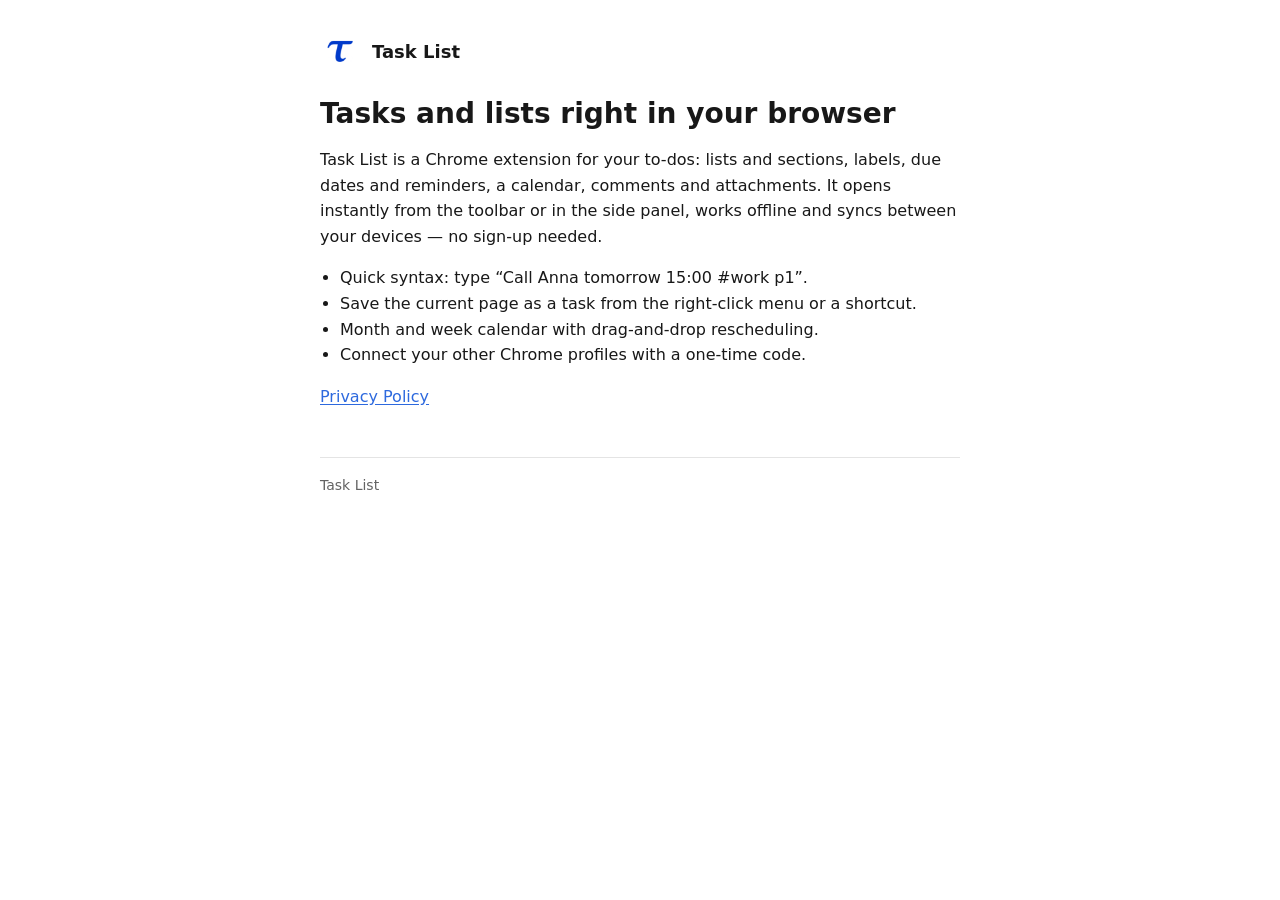
<file: index.html>
<!doctype html>
<html lang="en">
<head>
  <meta charset="utf-8">
  <meta name="viewport" content="width=device-width, initial-scale=1">
  <title>Task List</title>
  <meta name="description" content="Task List — a fast task manager right in your Chrome toolbar and side panel.">
  <link rel="icon" href="icon-128.png">
  <link rel="stylesheet" href="style.css">
</head>
<body>
<main>
  <header><img src="icon-128.png" alt=""><a href="./">Task List</a></header>
  <h1>Tasks and lists right in your browser</h1>
  <p>Task List is a Chrome extension for your to-dos: lists and sections, labels, due dates and reminders, a calendar, comments and attachments. It opens instantly from the toolbar or in the side panel, works offline and syncs between your devices — no sign-up needed.</p>
  <ul>
    <li>Quick syntax: type “Call Anna tomorrow 15:00 #work p1”.</li>
    <li>Save the current page as a task from the right-click menu or a shortcut.</li>
    <li>Month and week calendar with drag-and-drop rescheduling.</li>
    <li>Connect your other Chrome profiles with a one-time code.</li>
  </ul>
  <p><a href="privacy.html">Privacy Policy</a></p>
  <footer class="muted">Task List</footer>
</main>
</body>
</html>
</file>
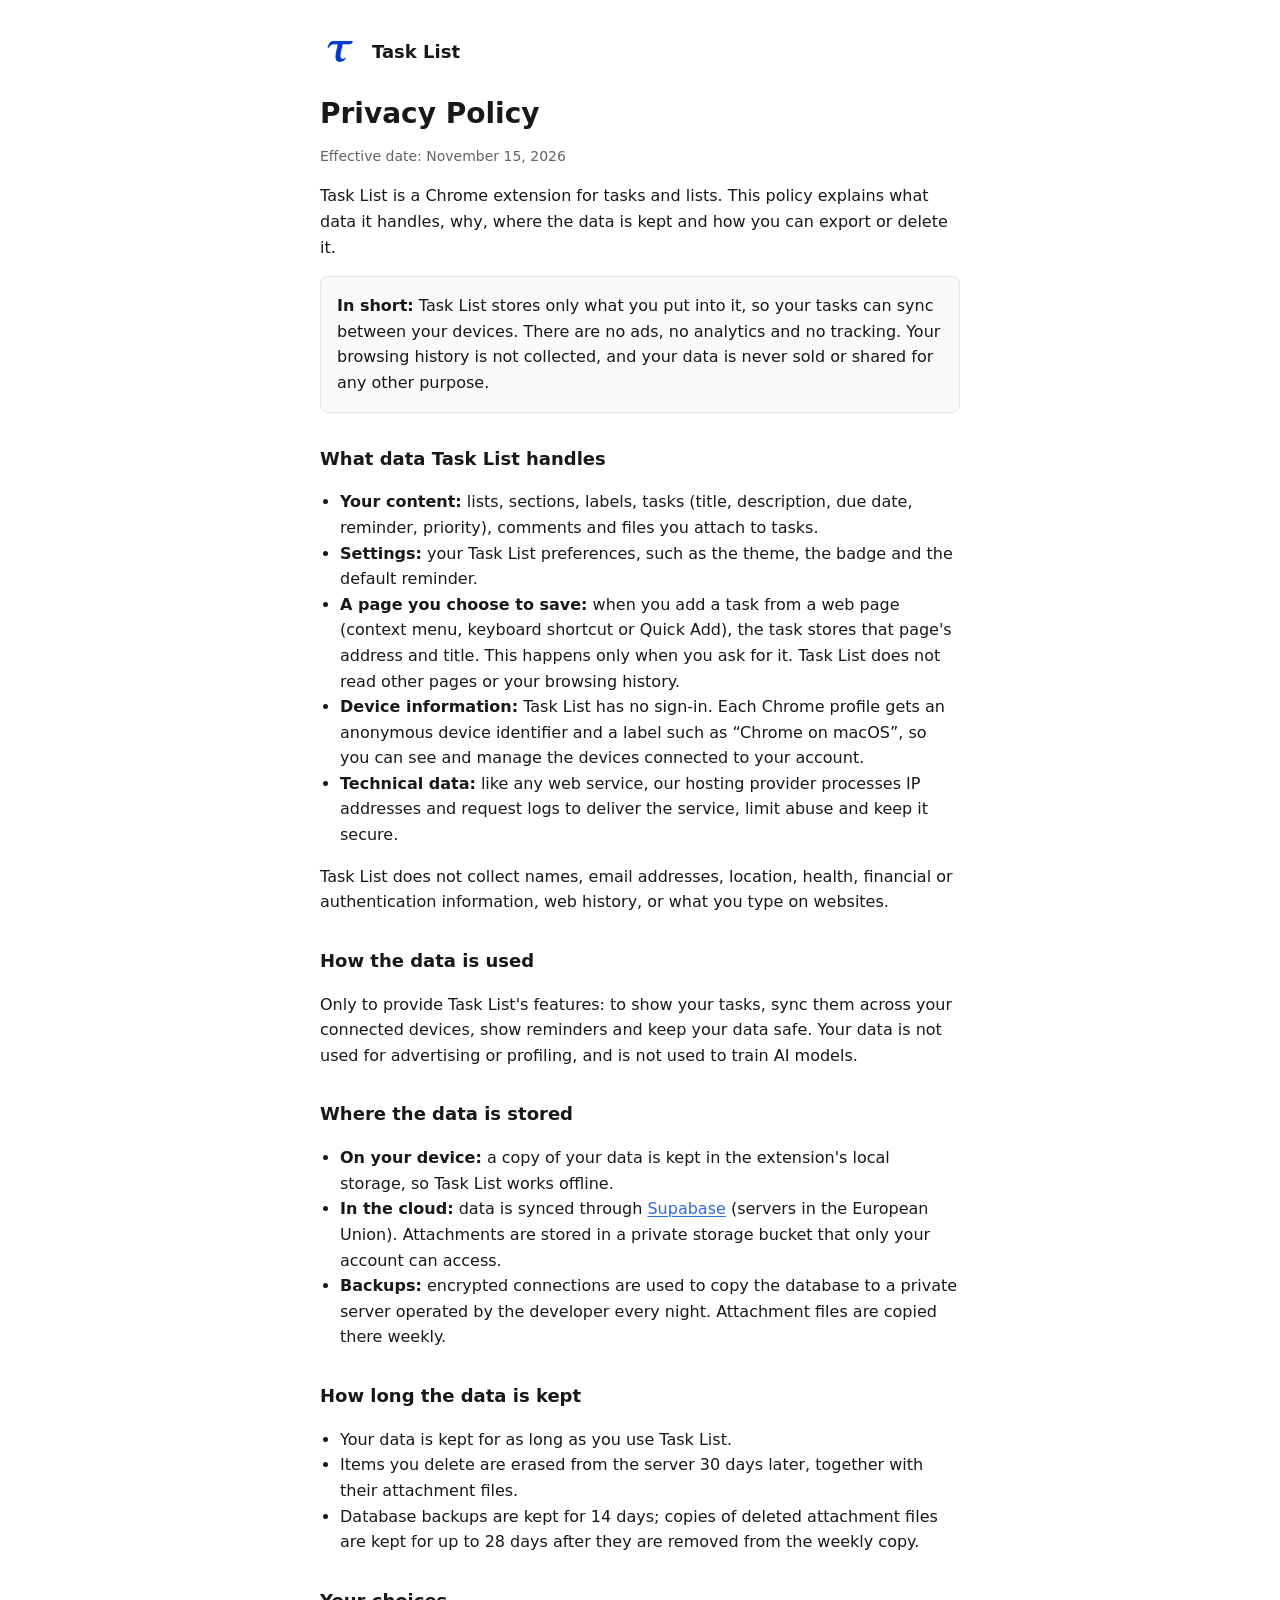
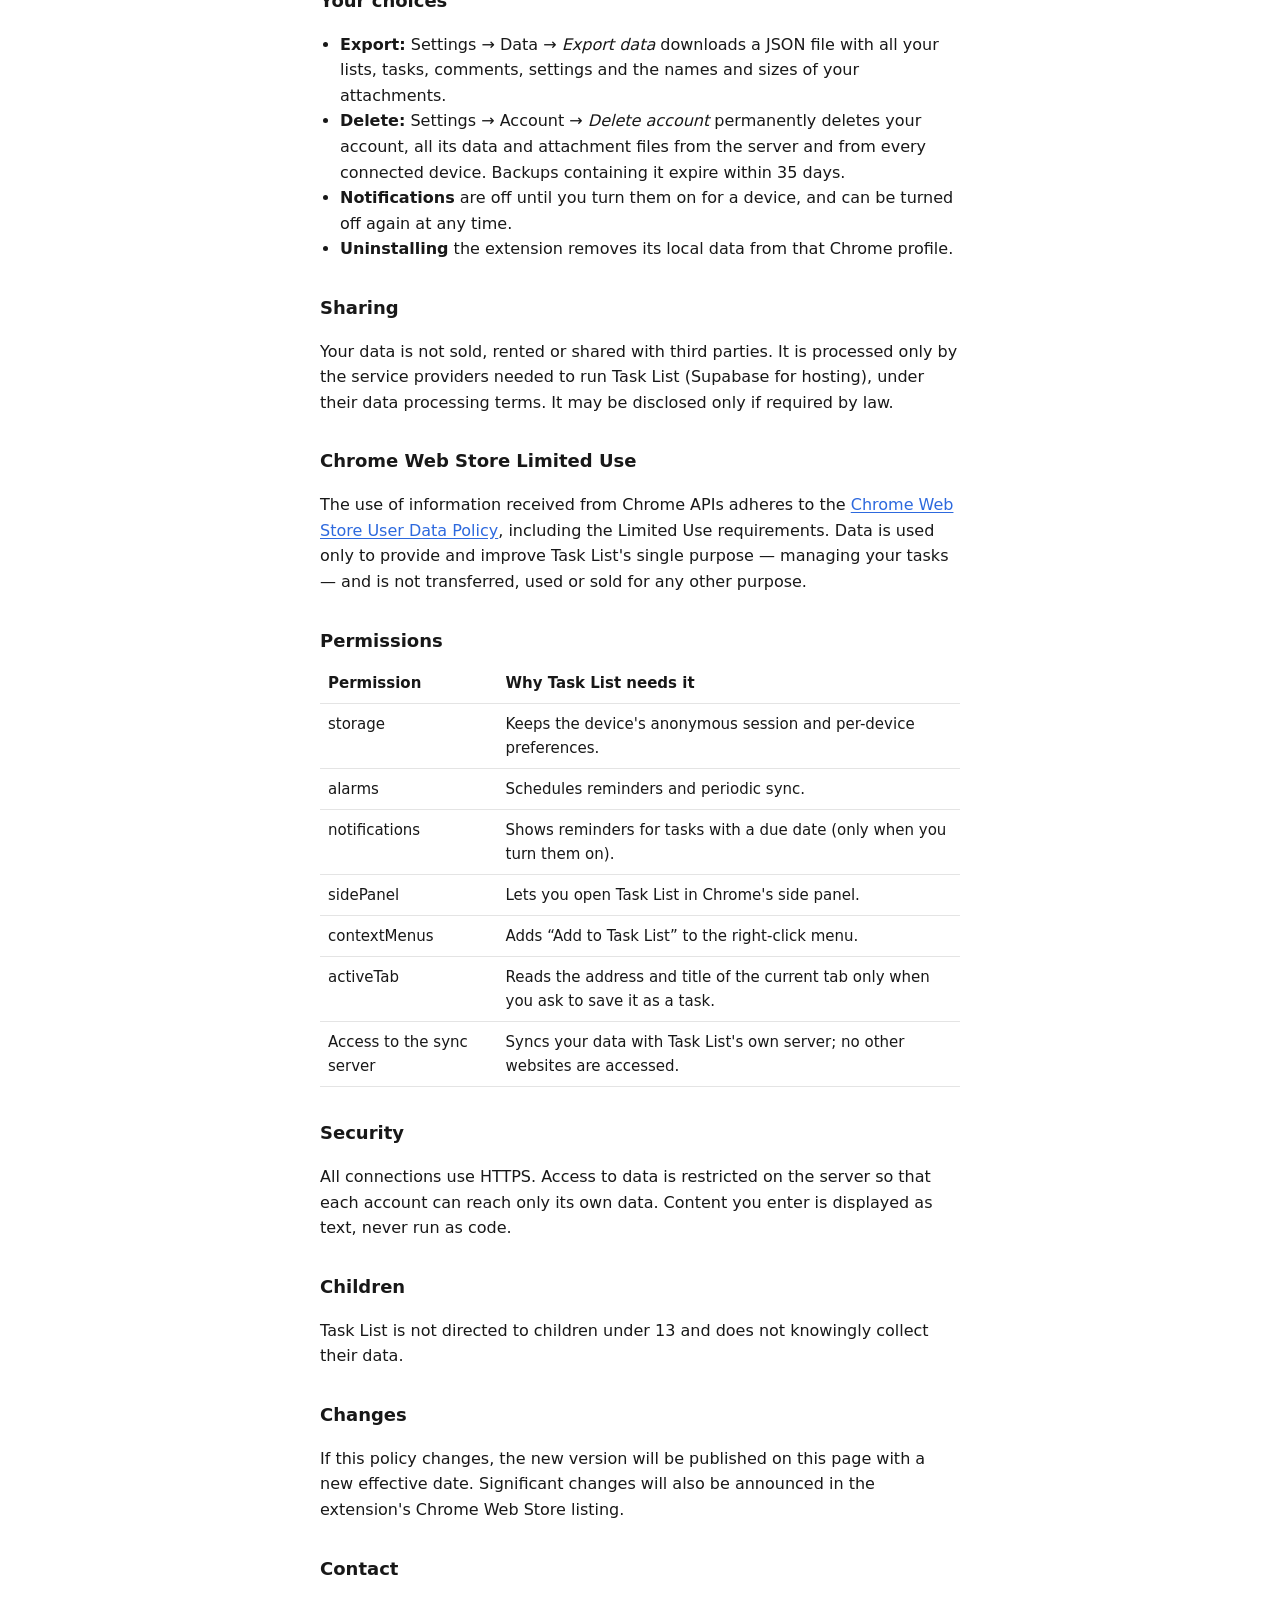
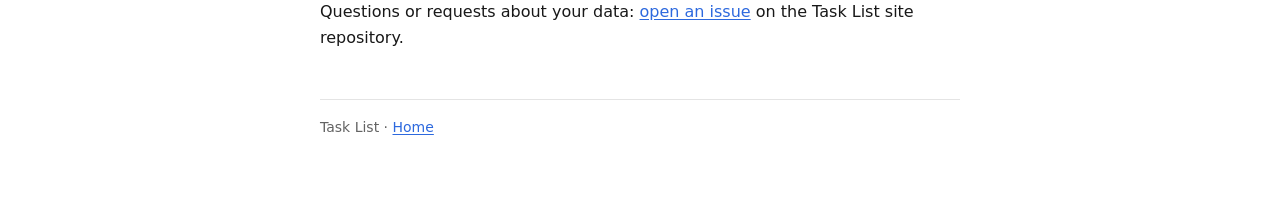
<file: privacy.html>
<!doctype html>
<html lang="en">
<head>
  <meta charset="utf-8">
  <meta name="viewport" content="width=device-width, initial-scale=1">
  <title>Task List Privacy Policy</title>
  <meta name="description" content="How the Task List Chrome extension handles your data.">
  <link rel="icon" href="icon-128.png">
  <link rel="stylesheet" href="style.css">
</head>
<body>
<main>
  <header><img src="icon-128.png" alt=""><a href="./">Task List</a></header>
  <h1>Privacy Policy</h1>
  <p class="muted">Effective date: November 15, 2026</p>

  <p>Task List is a Chrome extension for tasks and lists. This policy explains what data it handles, why, where the data is kept and how you can export or delete it.</p>

  <div class="card">
    <strong>In short:</strong> Task List stores only what you put into it, so your tasks can sync between your devices. There are no ads, no analytics and no tracking. Your browsing history is not collected, and your data is never sold or shared for any other purpose.
  </div>

  <h2>What data Task List handles</h2>
  <ul>
    <li><strong>Your content:</strong> lists, sections, labels, tasks (title, description, due date, reminder, priority), comments and files you attach to tasks.</li>
    <li><strong>Settings:</strong> your Task List preferences, such as the theme, the badge and the default reminder.</li>
    <li><strong>A page you choose to save:</strong> when you add a task from a web page (context menu, keyboard shortcut or Quick Add), the task stores that page's address and title. This happens only when you ask for it. Task List does not read other pages or your browsing history.</li>
    <li><strong>Device information:</strong> Task List has no sign-in. Each Chrome profile gets an anonymous device identifier and a label such as “Chrome on macOS”, so you can see and manage the devices connected to your account.</li>
    <li><strong>Technical data:</strong> like any web service, our hosting provider processes IP addresses and request logs to deliver the service, limit abuse and keep it secure.</li>
  </ul>
  <p>Task List does not collect names, email addresses, location, health, financial or authentication information, web history, or what you type on websites.</p>

  <h2>How the data is used</h2>
  <p>Only to provide Task List's features: to show your tasks, sync them across your connected devices, show reminders and keep your data safe. Your data is not used for advertising or profiling, and is not used to train AI models.</p>

  <h2>Where the data is stored</h2>
  <ul>
    <li><strong>On your device:</strong> a copy of your data is kept in the extension's local storage, so Task List works offline.</li>
    <li><strong>In the cloud:</strong> data is synced through <a href="https://supabase.com/privacy">Supabase</a> (servers in the European Union). Attachments are stored in a private storage bucket that only your account can access.</li>
    <li><strong>Backups:</strong> encrypted connections are used to copy the database to a private server operated by the developer every night. Attachment files are copied there weekly.</li>
  </ul>

  <h2>How long the data is kept</h2>
  <ul>
    <li>Your data is kept for as long as you use Task List.</li>
    <li>Items you delete are erased from the server 30 days later, together with their attachment files.</li>
    <li>Database backups are kept for 14 days; copies of deleted attachment files are kept for up to 28 days after they are removed from the weekly copy.</li>
  </ul>

  <h2>Your choices</h2>
  <ul>
    <li><strong>Export:</strong> Settings → Data → <em>Export data</em> downloads a JSON file with all your lists, tasks, comments, settings and the names and sizes of your attachments.</li>
    <li><strong>Delete:</strong> Settings → Account → <em>Delete account</em> permanently deletes your account, all its data and attachment files from the server and from every connected device. Backups containing it expire within 35 days.</li>
    <li><strong>Notifications</strong> are off until you turn them on for a device, and can be turned off again at any time.</li>
    <li><strong>Uninstalling</strong> the extension removes its local data from that Chrome profile.</li>
  </ul>

  <h2>Sharing</h2>
  <p>Your data is not sold, rented or shared with third parties. It is processed only by the service providers needed to run Task List (Supabase for hosting), under their data processing terms. It may be disclosed only if required by law.</p>

  <h2>Chrome Web Store Limited Use</h2>
  <p>The use of information received from Chrome APIs adheres to the <a href="https://developer.chrome.com/docs/webstore/program-policies/policies">Chrome Web Store User Data Policy</a>, including the Limited Use requirements. Data is used only to provide and improve Task List's single purpose — managing your tasks — and is not transferred, used or sold for any other purpose.</p>

  <h2>Permissions</h2>
  <div class="table-wrap">
    <table>
      <thead><tr><th>Permission</th><th>Why Task List needs it</th></tr></thead>
      <tbody>
        <tr><td>storage</td><td>Keeps the device's anonymous session and per-device preferences.</td></tr>
        <tr><td>alarms</td><td>Schedules reminders and periodic sync.</td></tr>
        <tr><td>notifications</td><td>Shows reminders for tasks with a due date (only when you turn them on).</td></tr>
        <tr><td>sidePanel</td><td>Lets you open Task List in Chrome's side panel.</td></tr>
        <tr><td>contextMenus</td><td>Adds “Add to Task List” to the right-click menu.</td></tr>
        <tr><td>activeTab</td><td>Reads the address and title of the current tab only when you ask to save it as a task.</td></tr>
        <tr><td>Access to the sync server</td><td>Syncs your data with Task List's own server; no other websites are accessed.</td></tr>
      </tbody>
    </table>
  </div>

  <h2>Security</h2>
  <p>All connections use HTTPS. Access to data is restricted on the server so that each account can reach only its own data. Content you enter is displayed as text, never run as code.</p>

  <h2>Children</h2>
  <p>Task List is not directed to children under 13 and does not knowingly collect their data.</p>

  <h2>Changes</h2>
  <p>If this policy changes, the new version will be published on this page with a new effective date. Significant changes will also be announced in the extension's Chrome Web Store listing.</p>

  <h2>Contact</h2>
  <p>Questions or requests about your data: <a href="https://github.com/lsducks/task-list-site/issues">open an issue</a> on the Task List site repository.</p>

  <footer class="muted">Task List · <a href="./">Home</a></footer>
</main>
</body>
</html>
</file>
<file: style.css>
/* Task List public site: privacy policy and landing page. Same tokens as the extension (shadcn-like). */
:root {
  --background: oklch(1 0 0);
  --foreground: oklch(0.21 0 0);
  --muted-foreground: oklch(0.5 0 0);
  --border: oklch(0.92 0 0);
  --card: oklch(0.985 0 0);
  --accent: oklch(0.55 0.19 262);
  --radius: 0.5rem;
  color-scheme: light;
}
@media (prefers-color-scheme: dark) {
  :root {
    --background: oklch(0.16 0 0);
    --foreground: oklch(0.96 0 0);
    --muted-foreground: oklch(0.7 0 0);
    --border: oklch(0.3 0 0);
    --card: oklch(0.2 0 0);
    --accent: oklch(0.68 0.16 262);
    color-scheme: dark;
  }
}
* { box-sizing: border-box; }
body {
  margin: 0;
  background: var(--background);
  color: var(--foreground);
  font: 1rem/1.6 system-ui, -apple-system, "Segoe UI", Roboto, sans-serif;
}
main { max-width: 42rem; margin: 0 auto; padding: 2rem 1rem 4rem; }
header { display: flex; align-items: center; gap: 0.75rem; margin-bottom: 1.5rem; }
header img { width: 2.5rem; height: 2.5rem; border-radius: var(--radius); }
header a { color: inherit; text-decoration: none; font-weight: 600; font-size: 1.125rem; }
h1 { font-size: 1.75rem; line-height: 1.25; margin: 0 0 0.25rem; }
h2 { font-size: 1.125rem; margin: 2rem 0 0.5rem; }
p, li { overflow-wrap: anywhere; }
ul { padding-left: 1.25rem; }
a { color: var(--accent); text-underline-offset: 2px; }
a:focus-visible { outline: 2px solid var(--accent); outline-offset: 2px; border-radius: 2px; }
.muted { color: var(--muted-foreground); font-size: 0.875rem; }
.card { border: 1px solid var(--border); background: var(--card); border-radius: var(--radius); padding: 1rem; margin: 1rem 0; }
table { width: 100%; border-collapse: collapse; font-size: 0.9375rem; }
th, td { text-align: left; vertical-align: top; padding: 0.5rem; border-bottom: 1px solid var(--border); }
th { font-weight: 600; }
.table-wrap { overflow-x: auto; }
footer { margin-top: 3rem; padding-top: 1rem; border-top: 1px solid var(--border); }
</file>
